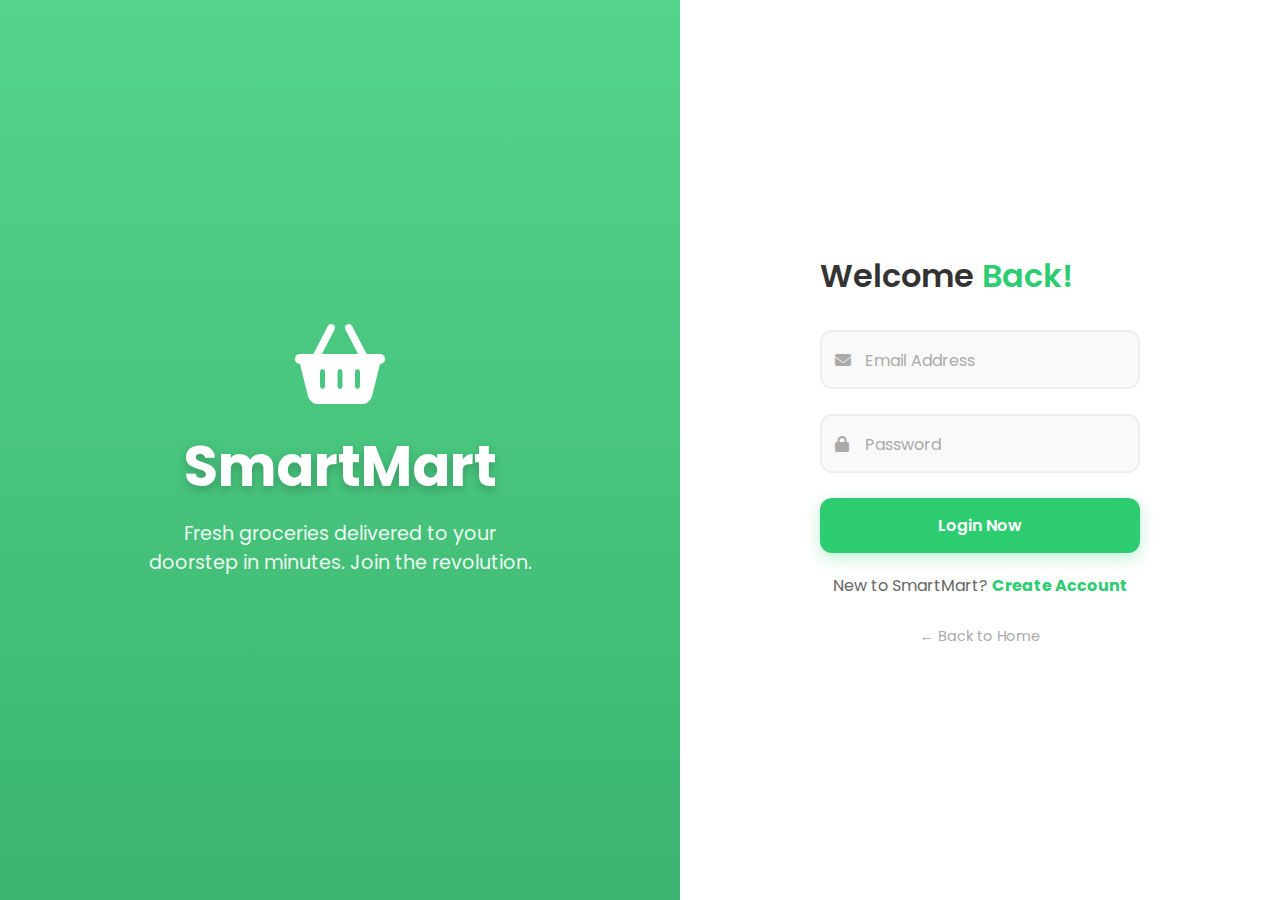
<file: login.html>
<!DOCTYPE html>
<html lang="en">
<head>
    <meta charset="UTF-8">
    <meta name="viewport" content="width=device-width, initial-scale=1.0">
    <title>SmartMart | Welcome</title>
    <link href="https://fonts.googleapis.com/css2?family=Poppins:wght@300;400;600;700&display=swap" rel="stylesheet">
    <link rel="stylesheet" href="https://cdnjs.cloudflare.com/ajax/libs/font-awesome/6.4.0/css/all.min.css">
    <link rel="stylesheet" href="login.css">
</head>
<body>

    <div class="visual-side">
        <div class="visual-content">
            <i class="fa-solid fa-basket-shopping floating-icon"></i>
            <h1>SmartMart</h1>
            <p>Fresh groceries delivered to your doorstep in minutes. Join the revolution.</p>
        </div>
    </div>

    <div class="form-side">
        
        <div class="form-container" id="login-form">
            <h2>Welcome <span>Back!</span></h2>
            <form action="auth_handler.php" method="POST">
                <input type="hidden" name="action" value="login">
                
                <div class="input-group">
                    <input type="email" name="email" id="login-email" placeholder=" " required>
                    <i class="fa-solid fa-envelope"></i>
                    <label for="login-email">Email Address</label>
                </div>

                <div class="input-group">
                    <input type="password" name="password" id="login-pass" placeholder=" " required>
                    <i class="fa-solid fa-lock"></i>
                    <label for="login-pass">Password</label>
                </div>

                <button type="submit" class="btn">Login Now</button>
            </form>

            <div class="toggle-box">
                New to SmartMart? <span class="toggle-link" onclick="toggleAuth()">Create Account</span>
                <br><br>
                <a href="index.html" class="home-link">&larr; Back to Home</a>
            </div>
        </div>

        <div class="form-container" id="register-form" style="display: none;">
            <h2>Create <span>Account</span></h2>
            <form action="auth_handler.php" method="POST">
                <input type="hidden" name="action" value="register">
                
                <div class="input-group">
                    <input type="text" name="username" id="reg-name" placeholder=" " required>
                    <i class="fa-solid fa-user"></i>
                    <label for="reg-name">Full Name</label>
                </div>

                <div class="input-group">
                    <input type="email" name="email" id="reg-email" placeholder=" " required>
                    <i class="fa-solid fa-envelope"></i>
                    <label for="reg-email">Email Address</label>
                </div>

                <div class="input-group">
                    <input type="password" name="password" id="reg-pass" placeholder=" " required>
                    <i class="fa-solid fa-lock"></i>
                    <label for="reg-pass">Create Password</label>
                </div>

                <button type="submit" class="btn">Sign Up</button>
            </form>

            <div class="toggle-box">
                Already have an account? <span class="toggle-link" onclick="toggleAuth()">Login Here</span>
            </div>
        </div>

    </div>

    <script>
        function toggleAuth() {
            const login = document.getElementById('login-form');
            const register = document.getElementById('register-form');
            
            if (login.style.display === 'none') {
                login.style.display = 'block';
                login.style.animation = 'fadeIn 0.5s'; 
                register.style.display = 'none';
            } else {
                login.style.display = 'none';
                register.style.display = 'block';
                register.style.animation = 'fadeIn 0.5s'; 
            }
        }
    </script>

</body>
</html>
</file>
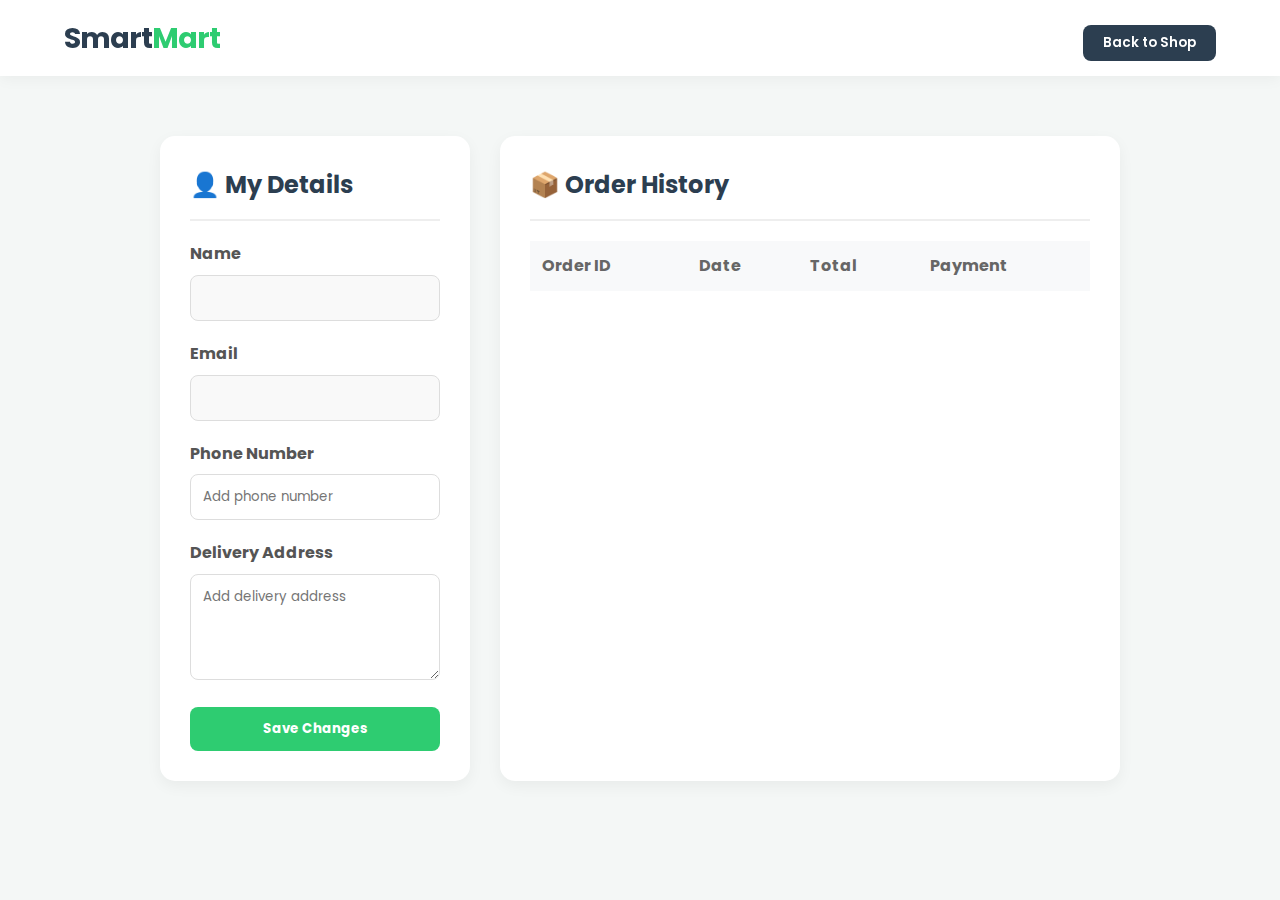
<file: profile.html>
<!DOCTYPE html>
<html lang="en">
<head>
    <meta charset="UTF-8">
    <title>My Profile | SmartMart</title>
    <link href="https://fonts.googleapis.com/css2?family=Poppins:wght@300;400;600&display=swap" rel="stylesheet">
    <link rel="stylesheet" href="style.css">
    <style>
        body { background: #f4f7f6; }
        .profile-container { max-width: 1000px; margin: 40px auto; display: grid; grid-template-columns: 1fr 2fr; gap: 30px; padding: 20px; }
        
        /* Card Styles */
        .card { background: white; padding: 30px; border-radius: 15px; box-shadow: 0 5px 15px rgba(0,0,0,0.05); }
        h2 { border-bottom: 2px solid #eee; padding-bottom: 15px; margin-bottom: 20px; color: #2c3e50; }
        
        /* Form */
        label { display: block; margin-bottom: 8px; font-weight: bold; color: #555; }
        input, textarea { width: 100%; padding: 12px; margin-bottom: 20px; border: 1px solid #ddd; border-radius: 8px; font-family: inherit; }
        .save-btn { width: 100%; background: #2ecc71; color: white; border: none; padding: 12px; border-radius: 8px; cursor: pointer; font-weight: bold; }
        .save-btn:hover { background: #27ae60; }
        
        /* Order Table */
        table { width: 100%; border-collapse: collapse; }
        th { text-align: left; padding: 12px; background: #f8f9fa; color: #666; }
        td { padding: 12px; border-bottom: 1px solid #eee; }
        .badge { padding: 5px 10px; border-radius: 12px; background: #e0f2f1; color: #00695c; font-size: 0.85rem; }
    </style>
</head>
<body>

    <nav class="navbar">
        <div class="logo">Smart<span>Mart</span></div>
        <button class="add-btn" style="width:auto; padding: 8px 20px;" onclick="window.location.href='index.html'">Back to Shop</button>
    </nav>

    <div class="profile-container">
        
        <div class="card">
            <h2>👤 My Details</h2>
            <div class="form-group">
                <label>Name</label>
                <input type="text" id="p-name" disabled style="background:#f9f9f9;">
            </div>
            <div class="form-group">
                <label>Email</label>
                <input type="text" id="p-email" disabled style="background:#f9f9f9;">
            </div>
            <div class="form-group">
                <label>Phone Number</label>
                <input type="text" id="p-phone" placeholder="Add phone number">
            </div>
            <div class="form-group">
                <label>Delivery Address</label>
                <textarea id="p-address" rows="4" placeholder="Add delivery address"></textarea>
            </div>
            <button class="save-btn" onclick="updateProfile()">Save Changes</button>
        </div>

        <div class="card">
            <h2>📦 Order History</h2>
            <table id="order-table">
                <thead>
                    <tr>
                        <th>Order ID</th>
                        <th>Date</th>
                        <th>Total</th>
                        <th>Payment</th>
                    </tr>
                </thead>
                <tbody id="order-list">
                    </tbody>
            </table>
        </div>
    </div>

    <script>
        // Load Data on Page Load
        document.addEventListener('DOMContentLoaded', () => {
            fetch('get_profile.php')
                .then(res => res.json())
                .then(data => {
                    if (data.status === 'error') {
                        alert("Please login first");
                        window.location.href = 'login.html';
                    } else {
                        // Fill User Info
                        document.getElementById('p-name').value = data.user.username;
                        document.getElementById('p-email').value = data.user.email;
                        document.getElementById('p-phone').value = data.user.phone || '';
                        document.getElementById('p-address').value = data.user.address || '';

                        // Fill Orders
                        const orderList = document.getElementById('order-list');
                        if (data.orders.length === 0) {
                            orderList.innerHTML = "<tr><td colspan='4'>No orders yet.</td></tr>";
                        } else {
                            orderList.innerHTML = data.orders.map(o => `
                                <tr>
                                    <td>#${o.id}</td>
                                    <td>${o.order_date}</td>
                                    <td style="font-weight:bold; color:#2ecc71;">₹${o.total_price}</td>
                                    <td><span class="badge">${o.payment_method || 'COD'}</span></td>
                                </tr>
                            `).join('');
                        }
                    }
                });
        });

        // Update Profile Function
        function updateProfile() {
            const phone = document.getElementById('p-phone').value;
            const address = document.getElementById('p-address').value;

            fetch('update_profile.php', {
                method: 'POST',
                headers: {'Content-Type': 'application/json'},
                body: JSON.stringify({ phone, address })
            })
            .then(res => res.json())
            .then(data => alert(data.message));
        }
    </script>
</body>
</html>
</file>
<file: login.css>
/* GLOBAL SETTINGS */
* { margin: 0; padding: 0; box-sizing: border-box; font-family: 'Poppins', sans-serif; }

body {
    height: 100vh;
    display: flex;
    background: #f0f2f5;
    overflow: hidden; /* Prevents scrolling */
}

/* --- LEFT SIDE: VISUALS --- */
.visual-side {
    flex: 1;
    /* High quality grocery background image */
    background: linear-gradient(rgba(46, 204, 113, 0.8), rgba(39, 174, 96, 0.9)), 
                url('https://images.unsplash.com/photo-1542838132-92c53300491e?q=80&w=1974&auto=format&fit=crop');
    background-size: cover;
    background-position: center;
    display: flex;
    flex-direction: column;
    justify-content: center;
    align-items: center;
    color: white;
    padding: 40px;
    position: relative;
}

.visual-content { text-align: center; z-index: 2; animation: floatUp 1s ease-out; }
.visual-content h1 { font-size: 3.5rem; font-weight: 700; margin-bottom: 10px; text-shadow: 0 4px 10px rgba(0,0,0,0.2); }
.visual-content p { font-size: 1.2rem; opacity: 0.9; max-width: 400px; margin: 0 auto; }
.floating-icon { font-size: 5rem; margin-bottom: 20px; color: #fff; }

/* --- RIGHT SIDE: FORM --- */
.form-side {
    flex: 1;
    display: flex;
    justify-content: center;
    align-items: center;
    background: white;
}

.form-container {
    width: 100%;
    max-width: 400px;
    padding: 40px;
    animation: fadeIn 0.8s ease-out;
}

h2 { font-size: 2rem; color: #333; margin-bottom: 30px; font-weight: 600; }
h2 span { color: #2ecc71; }

/* --- FLOATING INPUT ANIMATION --- */
.input-group { position: relative; margin-bottom: 25px; }

.input-group input {
    width: 100%;
    padding: 15px 15px 15px 45px;
    border: 2px solid #eee;
    border-radius: 12px;
    font-size: 1rem;
    outline: none;
    transition: all 0.3s;
    background: #f9f9f9;
}

.input-group i {
    position: absolute;
    left: 15px;
    top: 50%;
    transform: translateY(-50%);
    color: #aaa;
    transition: 0.3s;
}

/* Focus Effects */
.input-group input:focus { border-color: #2ecc71; background: #fff; box-shadow: 0 5px 15px rgba(46, 204, 113, 0.1); }
.input-group input:focus + i { color: #2ecc71; }

/* Floating Label Logic */
.input-group label {
    position: absolute;
    left: 45px;
    top: 50%;
    transform: translateY(-50%);
    color: #aaa;
    pointer-events: none;
    transition: 0.3s ease all;
    background: transparent;
}

/* When input is focused or has text, move label up */
.input-group input:focus ~ label,
.input-group input:not(:placeholder-shown) ~ label {
    top: -10px;
    left: 10px;
    font-size: 0.8rem;
    color: #2ecc71;
    background: white;
    padding: 0 5px;
    font-weight: 600;
}

/* --- BUTTONS & LINKS --- */
.btn {
    width: 100%;
    padding: 15px;
    border: none;
    border-radius: 12px;
    font-size: 1rem;
    font-weight: 600;
    cursor: pointer;
    transition: 0.3s;
    background: #2ecc71;
    color: white;
    box-shadow: 0 5px 15px rgba(46, 204, 113, 0.3);
}

.btn:hover { background: #27ae60; transform: translateY(-3px); }

.toggle-box { text-align: center; margin-top: 20px; color: #666; }
.toggle-link { color: #2ecc71; font-weight: bold; cursor: pointer; text-decoration: none; }
.toggle-link:hover { text-decoration: underline; }
.home-link { color: #aaa; text-decoration: none; font-size: 0.9rem; }

/* --- RESPONSIVE --- */
@media (max-width: 768px) {
    .visual-side { display: none; } /* Hide image on mobile */
}

/* --- ANIMATIONS --- */
@keyframes floatUp { from { opacity: 0; transform: translateY(20px); } to { opacity: 1; transform: translateY(0); } }
@keyframes fadeIn { from { opacity: 0; transform: scale(0.95); } to { opacity: 1; transform: scale(1); } }
</file>
<file: style.css>
/* 1. IMPORT GOOGLE FONTS */
@import url('https://fonts.googleapis.com/css2?family=Poppins:wght@300;400;600;700&display=swap');

/* 2. GLOBAL VARIABLES & RESET */
:root {
    --primary: #2ecc71;       /* Fresh Green */
    --primary-dark: #27ae60;  /* Darker Green for hover */
    --accent: #e67e22;        /* Carrot Orange for call-to-action */
    --dark: #2c3e50;          /* Dark Blue-Grey for text */
    --light: #f9fbfd;         /* Very light blue-grey background */
    --white: #ffffff;
    --shadow: 0 10px 30px rgba(0, 0, 0, 0.08); /* Soft modern shadow */
    --transition: all 0.3s ease;
}

* {
    margin: 0;
    padding: 0;
    box-sizing: border-box;
    font-family: 'Poppins', sans-serif; /* Applied new font */
}

body {
    background-color: var(--light);
    color: var(--dark);
    line-height: 1.6;
}

/* 3. GLASSMORPHISM NAVBAR */
.navbar {
    display: flex;
    justify-content: space-between;
    align-items: center;
    padding: 15px 5%;
    background: rgba(255, 255, 255, 0.95); /* Semi-transparent */
    backdrop-filter: blur(10px);           /* Blur effect behind nav */
    box-shadow: 0 2px 15px rgba(0,0,0,0.05);
    position: sticky;
    top: 0;
    z-index: 1000;
    transition: var(--transition);
}

.logo {
    font-size: 1.8rem;
    font-weight: 700;
    color: var(--dark);
    letter-spacing: -1px;
}

.logo span {
    color: var(--primary);
}

/* Search Bar Styling */
.search-bar {
    display: flex;
    background: var(--light);
    border-radius: 30px;
    padding: 5px;
    border: 1px solid #eee;
    transition: var(--transition);
}

.search-bar:focus-within {
    border-color: var(--primary);
    box-shadow: 0 0 10px rgba(46, 204, 113, 0.2);
}

.search-bar input {
    border: none;
    background: transparent;
    padding: 10px 15px;
    outline: none;
    width: 350px;
    font-size: 0.9rem;
}

.search-bar button {
    background: var(--primary);
    color: var(--white);
    border: none;
    border-radius: 50%;
    width: 40px;
    height: 40px;
    cursor: pointer;
    transition: var(--transition);
}

.search-bar button:hover {
    background: var(--primary-dark);
    transform: rotate(10deg);
}

/* Nav Icons */
.nav-icons {
    display: flex;
    gap: 25px;
    align-items: center;
}

.cart-icon {
    position: relative;
    cursor: pointer;
    font-size: 1.4rem;
    transition: var(--transition);
}

.cart-icon:hover {
    color: var(--primary);
    transform: scale(1.1);
}

#cart-count {
    position: absolute;
    top: -8px;
    right: -10px;
    background: var(--accent);
    color: var(--white);
    font-size: 0.7rem;
    font-weight: bold;
    padding: 2px 6px;
    border-radius: 50%;
    box-shadow: 0 2px 5px rgba(230, 126, 34, 0.5);
}

.login-btn {
    padding: 10px 25px;
    background: transparent;
    border: 2px solid var(--primary);
    color: var(--primary);
    border-radius: 30px;
    font-weight: 600;
    cursor: pointer;
    transition: var(--transition);
}

.login-btn:hover {
    background: var(--primary);
    color: var(--white);
}

/* 4. HERO SECTION WITH GRADIENT OVERLAY */
.hero {
    height: 60vh;
    background: linear-gradient(rgba(0,0,0,0.6), rgba(0,0,0,0.4)), url('https://source.unsplash.com/1600x900/?organic,vegetables');
    background-size: cover;
    background-position: center;
    background-attachment: fixed; /* Parallax effect */
    display: flex;
    flex-direction: column;
    justify-content: center;
    align-items: center;
    color: var(--white);
    text-align: center;
    padding: 0 20px;
}

.hero h1 {
    font-size: 3.5rem;
    margin-bottom: 10px;
    text-shadow: 0 2px 10px rgba(0,0,0,0.3);
    animation: fadeInDown 1s ease;
}

.hero p {
    font-size: 1.2rem;
    margin-bottom: 20px;
    opacity: 0.9;
    animation: fadeInUp 1s ease;
}

/* 5. PRODUCT CARDS (The Star of the Show) */
.container {
    padding: 60px 8%;
}

.container h2 {
    text-align: center;
    font-size: 2.5rem;
    margin-bottom: 40px;
    position: relative;
    display: inline-block;
    left: 50%;
    transform: translateX(-50%);
}

.container h2::after {
    content: '';
    width: 60px;
    height: 4px;
    background: var(--primary);
    position: absolute;
    bottom: -10px;
    left: 50%;
    transform: translateX(-50%);
    border-radius: 2px;
}

.product-grid {
    display: grid;
    grid-template-columns: repeat(auto-fit, minmax(260px, 1fr));
    gap: 30px;
}

.product-card {
    background: var(--white);
    border-radius: 15px;
    overflow: hidden;
    box-shadow: var(--shadow);
    transition: var(--transition);
    position: relative;
    border: 1px solid rgba(0,0,0,0.05);
}

.product-card:hover {
    transform: translateY(-10px);
    box-shadow: 0 15px 30px rgba(46, 204, 113, 0.15);
}

/* Image Zoom Effect */
.product-card img {
    width: 100%;
    height: 200px;
    object-fit: cover;
    transition: transform 0.5s ease;
}

.product-card:hover img {
    transform: scale(1.05);
}

.product-info {
    padding: 20px;
    text-align: center;
}

.product-card h3 {
    font-size: 1.1rem;
    margin-bottom: 5px;
    color: var(--dark);
}

.price {
    color: var(--primary);
    font-weight: 700;
    font-size: 1.3rem;
    display: block;
    margin-bottom: 15px;
}

.add-btn {
    padding: 12px 0; /* This fixes it */
    width: 100%;
    /* keep other styles like background, color, etc. */

    background: var(--dark);
    color: var(--white);
    border: none;
    border-radius: 8px;
    font-weight: 600;
    cursor: pointer;
    transition: var(--transition);
    display: flex;
    justify-content: center;
    align-items: center;
    gap: 10px;
    margin-top: 10px;
}

.add-btn:hover {
    background: var(--primary);
    transform: translateY(-2px);
}

/* Button Hover Animation */
.add-btn:hover {
    background: var(--primary);
    box-shadow: 0 5px 15px rgba(46, 204, 113, 0.4);
    transform: translateY(-2px);
}

/* 6. CART SIDEBAR */
.cart-sidebar {
    position: fixed;
    right: -450px; /* Hidden */
    top: 0;
    width: 400px;
    height: 100vh;
    background: var(--white);
    box-shadow: -5px 0 30px rgba(0,0,0,0.1);
    padding: 30px;
    transition: 0.4s cubic-bezier(0.175, 0.885, 0.32, 1.275); /* Bouncy effect */
    z-index: 1001;
    display: flex;
    flex-direction: column;
}

.cart-sidebar.active {
    right: 0;
}

.cart-header {
    display: flex;
    justify-content: space-between;
    align-items: center;
    margin-bottom: 30px;
    border-bottom: 2px solid #f0f0f0;
    padding-bottom: 15px;
}

.cart-header h3 { font-size: 1.5rem; }

.cart-header button {
    background: #ff6b6b;
    color: white;
    border: none;
    width: 30px;
    height: 30px;
    border-radius: 5px;
    cursor: pointer;
}

.cart-items {
    flex-grow: 1;
    overflow-y: auto;
}

.cart-item {
    display: flex;
    justify-content: space-between;
    align-items: center;
    background: var(--light);
    padding: 15px;
    border-radius: 10px;
    margin-bottom: 10px;
}

.checkout-btn {
    width: 100%;
    padding: 18px;
    background: linear-gradient(45deg, var(--primary), var(--primary-dark));
    color: var(--white);
    border: none;
    border-radius: 10px;
    font-size: 1.1rem;
    font-weight: bold;
    cursor: pointer;
    margin-top: 20px;
    transition: var(--transition);
}

.checkout-btn:hover {
    box-shadow: 0 5px 20px rgba(46, 204, 113, 0.4);
    letter-spacing: 1px;
}

/* 7. ANIMATIONS */
@keyframes fadeInDown {
    from { opacity: 0; transform: translateY(-30px); }
    to { opacity: 1; transform: translateY(0); }
}

@keyframes fadeInUp {
    from { opacity: 0; transform: translateY(30px); }
    to { opacity: 1; transform: translateY(0); }
}

/* 8. RESPONSIVE ADJUSTMENTS */
@media (max-width: 768px) {
    .navbar {
        flex-direction: column;
        gap: 15px;
    }
    .search-bar input {
        width: 100%;
    }
    .hero h1 { font-size: 2.5rem; }
    .cart-sidebar { width: 100%; }
}

/* Payment Modal Background */
.modal {
    display: none; /* Hidden by default */
    position: fixed;
    z-index: 2000;
    left: 0;
    top: 0;
    width: 100%;
    height: 100%;
    background-color: rgba(0,0,0,0.6);
    backdrop-filter: blur(5px);
    justify-content: center;
    align-items: center;
}

/* Modal Box */
.modal-content {
    background-color: white;
    padding: 30px;
    border-radius: 15px;
    width: 400px;
    box-shadow: 0 10px 30px rgba(0,0,0,0.3);
    animation: slideUp 0.3s ease-out;
}

@keyframes slideUp {
    from { transform: translateY(50px); opacity: 0; }
    to { transform: translateY(0); opacity: 1; }
}

.modal-header { display: flex; justify-content: space-between; align-items: center; margin-bottom: 20px; }
.close-btn { font-size: 1.5rem; cursor: pointer; color: #aaa; }
.close-btn:hover { color: #000; }

/* Payment Options */
.payment-options { margin-bottom: 20px; }
.option {
    padding: 12px;
    border: 1px solid #eee;
    border-radius: 8px;
    margin-bottom: 10px;
    cursor: pointer;
    transition: 0.2s;
    display: flex; align-items: center; gap: 10px;
}
.option:hover { border-color: #2ecc71; background: #f9fffb; }
.option label { cursor: pointer; font-weight: 500; }

/* Input Fields */
.payment-details input {
    width: 100%;
    padding: 12px;
    margin-bottom: 10px;
    border: 1px solid #ddd;
    border-radius: 6px;
    font-size: 0.9rem;
}

.pay-btn {
    width: 100%;
    padding: 14px;
    background: #2ecc71;
    color: white;
    border: none;
    border-radius: 8px;
    font-size: 1.1rem;
    font-weight: bold;
    cursor: pointer;
    margin-top: 10px;
}
.pay-btn:hover { background: #27ae60; }
</file>
